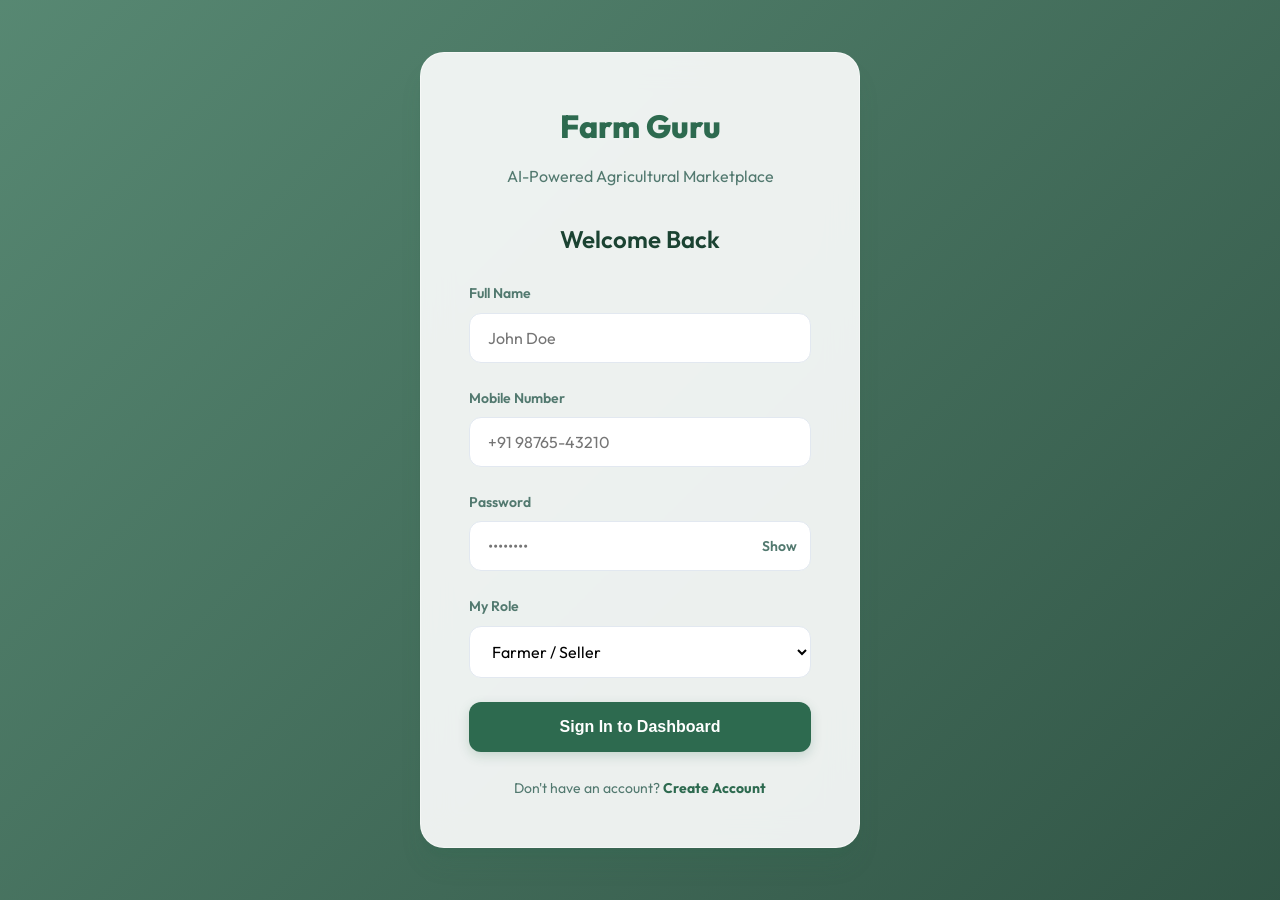
<file: frontend/index.html>
<!DOCTYPE html>
<html lang="en">

<head>
    <meta charset="UTF-8">
    <meta name="viewport" content="width=device-width, initial-scale=1.0">
    <title>Farm Guru - Login</title>
    <link rel="stylesheet" href="style.css">
</head>

<body class="auth-body">

    <div class="auth-card">
        <h1 class="logo-text">Farm Guru</h1>
        <p style="margin-bottom: 30px; color: var(--text-muted);">AI-Powered Agricultural Marketplace</p>

        <h2>Welcome Back</h2>

        <div class="input-group">
            <label for="name">Full Name</label>
            <input id="name" type="text" placeholder="John Doe">
        </div>

        <div class="input-group">
            <label for="mobile">Mobile Number</label>
            <input id="mobile" type="tel" placeholder="+91 98765-43210">
        </div>

        <div class="input-group">
            <label for="password">Password</label>
            <div class="password-container">
                <input id="password" type="password" placeholder="••••••••">
                <span class="password-toggle" onclick="togglePassword('password')">Show</span>
            </div>
        </div>

        <div class="input-group">
            <label for="role">My Role</label>
            <select id="role">
                <option value="farmer">Farmer / Seller</option>
                <option value="consumer">Consumer / Buyer</option>
            </select>
        </div>

        <button onclick="login()">Sign In to Dashboard</button>

        <p style="margin-top: 25px; font-size: 14px; color: var(--text-muted);">
            Don't have an account? <a href="registration.html"
                style="color: var(--primary); text-decoration: none; font-weight: 700;">Create Account</a>
        </p>
    </div>

    <script>
        async function login() {
            const name = document.getElementById("name").value;
            const mobile = document.getElementById("mobile").value;
            const password = document.getElementById("password").value;
            const role = document.getElementById("role").value;

            if (!name || !mobile || !password) {
                alert("Please fill in all fields");
                return;
            }

            try {
                const res = await fetch("http://127.0.0.1:8000/login", {
                    method: "POST",
                    headers: { "Content-Type": "application/json" },
                    body: JSON.stringify({ name, mobile, password })
                });

                const data = await res.json();

                if (data.status === "success") {
                    localStorage.setItem("name", data.name);
                    localStorage.setItem("role", role);
                    localStorage.setItem("email", data.email || ""); // Backup email storage
                    window.location = "dashboard.html";
                } else {
                    alert(data.message || "Invalid login credentials");
                }
            } catch (e) {
                console.error(e);
                alert("Server error. Please try again later.");
            }
        }

        function togglePassword(id) {
            const input = document.getElementById(id);
            const toggle = input.nextElementSibling;
            if (input.type === "password") {
                input.type = "text";
                toggle.innerText = "Hide";
            } else {
                input.type = "password";
                toggle.innerText = "Show";
            }
        }
    </script>

</body>

</html>
</file>
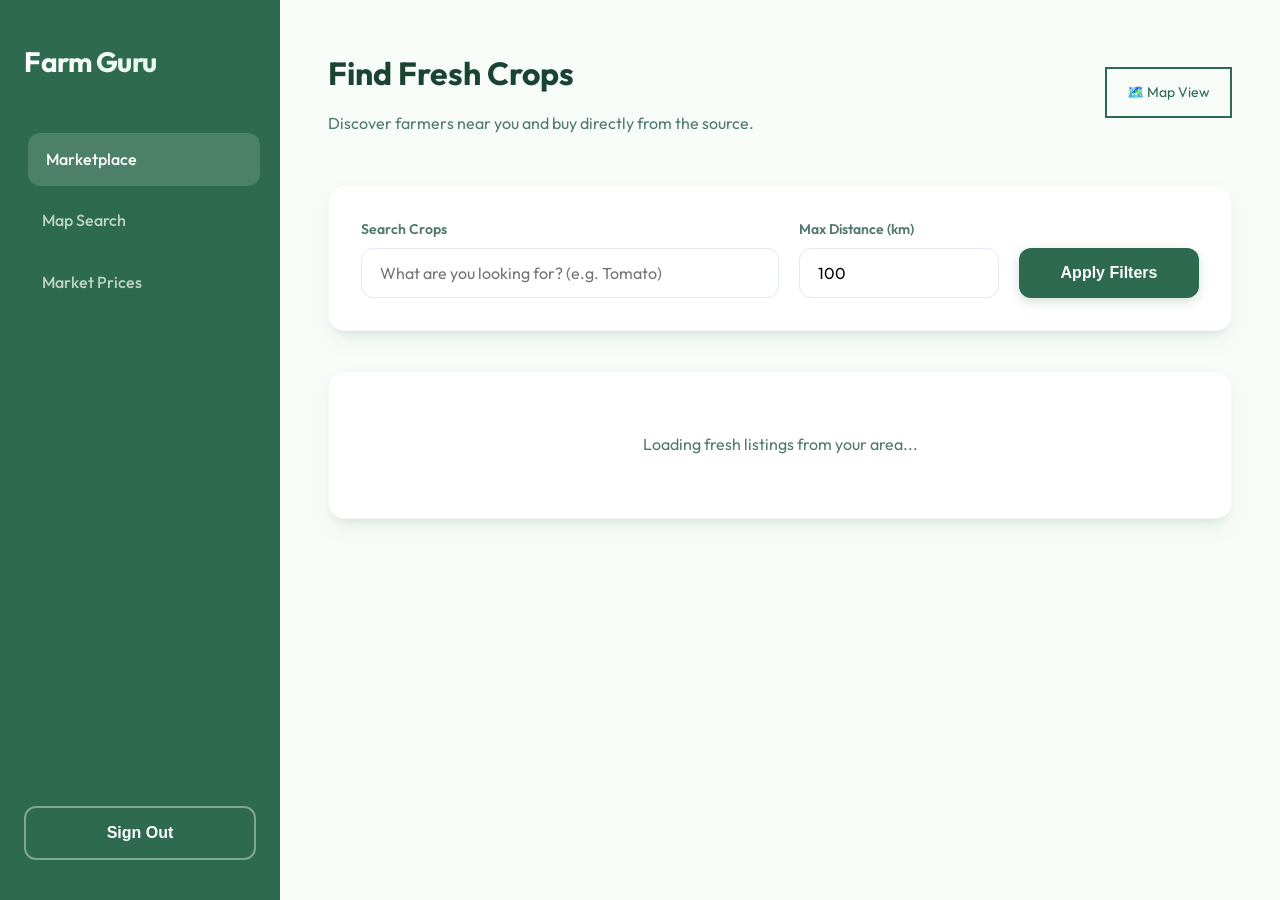
<file: frontend/consumer_marketplace.html>
<!DOCTYPE html>
<html lang="en">
<head>
    <meta charset="UTF-8">
    <meta name="viewport" content="width=device-width, initial-scale=1.0">
    <title>Farm Guru - Marketplace</title>
    <link rel="stylesheet" href="style.css">
</head>
<body>

<div class="dashboard-container">
    <aside class="sidebar">
        <h2>Farm Guru</h2>
        <nav id="nav-links">
            <!-- Links loaded based on role -->
        </nav>
        <div style="margin-top: auto;">
            <button onclick="logout()" class="btn-secondary">Sign Out</button>
        </div>
    </aside>

    <main class="main-content">
        <header class="top-bar">
            <div>
                <h1>Find Fresh Crops</h1>
                <p style="color: var(--text-muted);">Discover farmers near you and buy directly from the source.</p>
            </div>
            <div style="display: flex; gap: 15px;">
                <a href="consumer_map.html" class="btn-secondary" style="text-decoration: none; padding: 12px 20px; font-size: 14px; display: flex; align-items: center; gap: 8px;">
                    🗺️ Map View
                </a>
            </div>
        </header>

        <div class="card glass" style="margin-bottom: 40px;">
            <div style="display: grid; grid-template-columns: 1fr 200px 180px; gap: 20px; align-items: end;">
                <div class="input-group" style="margin-bottom: 0;">
                    <label>Search Crops</label>
                    <input id="search-crop" placeholder="What are you looking for? (e.g. Tomato)" oninput="filterListings()">
                </div>
                <div class="input-group" style="margin-bottom: 0;">
                    <label>Max Distance (km)</label>
                    <input id="max-distance" type="number" value="100" oninput="filterListings()">
                </div>
                <button onclick="filterListings()" style="margin-bottom: 0;">Apply Filters</button>
            </div>
        </div>

        <div id="consumer-listings" class="grid">
            <!-- Listings loaded here -->
            <div class="card" style="grid-column: 1 / -1; text-align: center; padding: 60px;">
                <p style="color: var(--text-muted);">Loading fresh listings from your area...</p>
            </div>
        </div>
    </main>
</div>

<script>
    const userRole = localStorage.getItem("role") || "consumer";
    const userEmail = localStorage.getItem("email") || "guest@example.com";
    let allListings = [];
    let userCoords = null;

    // Sidebar navigation based on role
    const nav = document.getElementById("nav-links");
    if (userRole === "farmer") {
        nav.innerHTML = `
            <a href="dashboard.html">Dashboard</a>
            <a href="marketplace.html">Sell Crops</a>
            <a href="market.html">Market Prices</a>
            <a href="demand.html">Demand Prediction</a>
            <a href="consumer_marketplace.html" class="active">Buy Crops</a>
        `;
    } else {
        nav.innerHTML = `
            <a href="consumer_marketplace.html" class="active">Marketplace</a>
            <a href="consumer_map.html">Map Search</a>
            <a href="market.html">Market Prices</a>
        `;
    }

    // Haversine Formula for distance calculation
    function calculateDistance(lat1, lon1, lat2, lon2) {
        const R = 6371; // km
        const dLat = (lat2 - lat1) * Math.PI / 180;
        const dLon = (lon2 - lon1) * Math.PI / 180;
        const a = Math.sin(dLat/2) * Math.sin(dLat/2) +
                Math.cos(lat1 * Math.PI / 180) * Math.cos(lat2 * Math.PI / 180) * 
                Math.sin(dLon/2) * Math.sin(dLon/2);
        const c = 2 * Math.atan2(Math.sqrt(a), Math.sqrt(1-a));
        return R * c;
    }

    async function loadListings() {
        try {
            // Get user location first
            if (navigator.geolocation) {
                navigator.geolocation.getCurrentPosition((pos) => {
                    userCoords = { lat: pos.coords.latitude, lon: pos.coords.longitude };
                    fetchListings();
                }, (err) => {
                    console.warn("Location access denied. Showing distance from center.");
                    userCoords = { lat: 28.6139, lon: 77.2090 }; // Default to Delhi
                    fetchListings();
                });
            } else {
                userCoords = { lat: 28.6139, lon: 77.2090 };
                fetchListings();
            }
        } catch (error) {
            console.error(error);
        }
    }

    async function fetchListings() {
        const res = await fetch("http://127.0.0.1:8000/marketplace");
        allListings = await res.json();
        
        // Calculate distance for each listing
        allListings.forEach(item => {
            if (item.latitude && item.longitude && userCoords) {
                item.distance = calculateDistance(userCoords.lat, userCoords.lon, item.latitude, item.longitude);
            } else {
                item.distance = 999;
            }
        });

        // Sort by nearest
        allListings.sort((a, b) => a.distance - b.distance);
        filterListings();
    }

    function filterListings() {
        const query = document.getElementById("search-crop").value.toLowerCase();
        const maxDist = parseFloat(document.getElementById("max-distance").value) || Infinity;
        const container = document.getElementById("consumer-listings");
        
        container.innerHTML = "";
        
        const filtered = allListings.filter(item => {
            const matchesQuery = item.crop.toLowerCase().includes(query);
            const matchesDist = item.distance <= maxDist;
            const isNotOwnListing = item.farmer !== userEmail;
            return matchesQuery && matchesDist && isNotOwnListing;
        });

        if (filtered.length === 0) {
            container.innerHTML = "<div class='card' style='grid-column: 1 / -1; text-align: center; padding: 60px;'><p>No crops found matching your criteria. Try adjusting filters.</p></div>";
            return;
        }

        filtered.forEach(item => {
            container.innerHTML += `
                <div class="card crop-card fade-in">
                    <div style="display: flex; justify-content: space-between; align-items: start; margin-bottom: 12px;">
                        <h3 style="margin: 0;">${item.crop}</h3>
                        <span class="badge badge-primary">${item.distance.toFixed(1)} km away</span>
                    </div>
                    <p style="color: var(--text-muted); font-size: 14px; margin-bottom: 20px;">
                        Available: <strong>${item.quantity} kg</strong><br>
                        Farmer: ${item.farmer}
                    </p>
                    <div style="display: flex; justify-content: space-between; align-items: center; margin-top: auto;">
                        <span style="font-size: 24px; font-weight: 800; color: var(--primary);">₹${item.price} <span style="font-size: 14px; font-weight: 500; color: var(--text-muted);">/kg</span></span>
                        <button onclick="registerInterest('${item.id}')" style="width: auto; padding: 10px 20px;">I'm Interested</button>
                    </div>
                </div>
            `;
        });
    }

    async function registerInterest(id) {
        try {
            const res = await fetch(`http://127.0.0.1:8000/buy/${id}?buyer_email=${userEmail}`, {
                method: "POST"
            });
            const data = await res.json();
            alert(data.message);
        } catch (e) {
            alert("Failed to register interest. Check backend connection.");
        }
    }

    function logout() {
        localStorage.clear();
        window.location = "index.html";
    }

    loadListings();
</script>

</body>
</html>
</file>
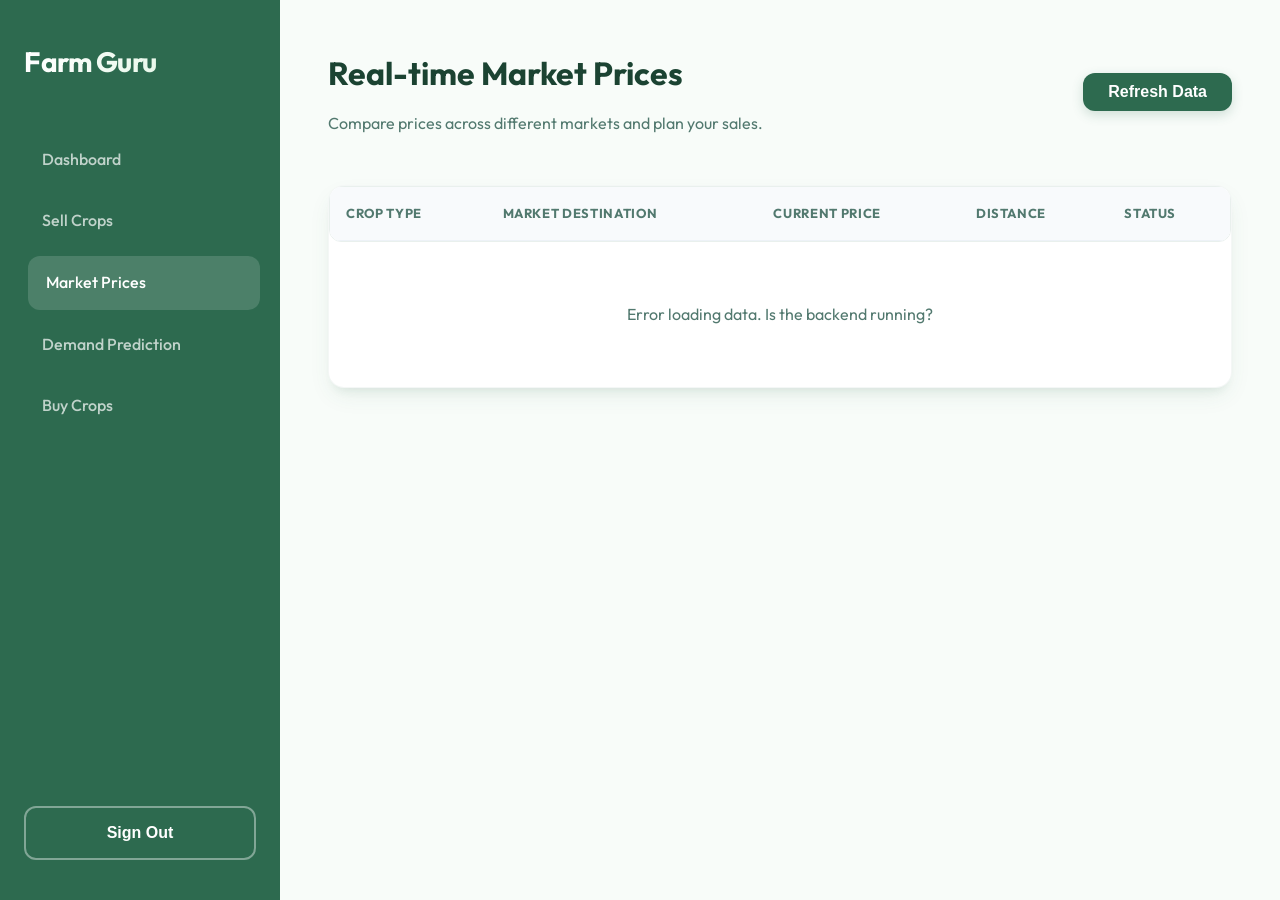
<file: frontend/market.html>
<!DOCTYPE html>
<html lang="en">
<head>
    <meta charset="UTF-8">
    <meta name="viewport" content="width=device-width, initial-scale=1.0">
    <title>Farm Guru - Market Prices</title>
    <link rel="stylesheet" href="style.css">
</head>
<body>

<div class="dashboard-container">
    <aside class="sidebar">
        <h2>Farm Guru</h2>
        <nav id="nav-links">
            <!-- Dynamic Navigation -->
        </nav>
        <div style="margin-top: auto;">
            <button onclick="logout()" class="btn-secondary">Sign Out</button>
        </div>
    </aside>

    <main class="main-content">
        <header class="top-bar">
            <div>
                <h1>Real-time Market Prices</h1>
                <p style="color: var(--text-muted);">Compare prices across different markets and plan your sales.</p>
            </div>
            <button onclick="loadPrices()" style="width: auto; padding: 10px 25px;">Refresh Data</button>
        </header>

        <div class="card" style="padding: 0; overflow: hidden;">
            <div class="table-container">
                <table id="table">
                    <thead>
                        <tr>
                            <th>Crop Type</th>
                            <th>Market Destination</th>
                            <th>Current Price</th>
                            <th>Distance</th>
                            <th>Status</th>
                        </tr>
                    </thead>
                    <tbody id="table-body">
                        <!-- Data will be loaded here -->
                    </tbody>
                </table>
            </div>
            <div id="loading" style="text-align: center; padding: 60px; color: var(--text-muted);">
                <p>Click "Refresh Data" to fetch latest intelligence.</p>
            </div>
        </div>
    </main>
</div>

<script>
    async function loadPrices(){
        const loading = document.getElementById("loading");
        const tbody = document.getElementById("table-body");
        
        loading.innerText = "Fetching latest market data...";
        
        try {
            const res = await fetch("http://127.0.0.1:8000/prices");
            const data = await res.json();

            tbody.innerHTML = "";
            loading.style.display = "none";

            data.forEach(row => {
                const isBest = row.recommended;
                tbody.innerHTML += `
                    <tr class="${isBest ? 'fade-in' : ''}">
                        <td><strong style="color: var(--primary);">${row.crop}</strong></td>
                        <td>${row.market}</td>
                        <td style="font-weight: 700;">₹${row.price}/kg</td>
                        <td>${row.distance}</td>
                        <td>
                            ${isBest ? '<span class="badge badge-primary">Recommended</span>' : '<span class="badge" style="background: #f1f5f9; color: var(--text-muted);">Standard</span>'}
                        </td>
                    </tr>`;
            });
        } catch (e) {
            loading.innerText = "Error loading data. Is the backend running?";
        }
    }

    const role = localStorage.getItem("role") || "farmer";

    // Dynamic Sidebar
    const nav = document.getElementById("nav-links");
    if (role === "farmer") {
        nav.innerHTML = `
            <a href="dashboard.html">Dashboard</a>
            <a href="marketplace.html">Sell Crops</a>
            <a href="market.html" class="active">Market Prices</a>
            <a href="demand.html">Demand Prediction</a>
            <a href="consumer_marketplace.html">Buy Crops</a>
        `;
    } else {
        nav.innerHTML = `
            <a href="consumer_marketplace.html">Marketplace</a>
            <a href="consumer_map.html">Map Search</a>
            <a href="market.html" class="active">Market Prices</a>
        `;
    }

    function logout(){
        localStorage.clear();
        window.location = "index.html";
    }

    loadPrices();
</script>

</body>
</html>
</file>
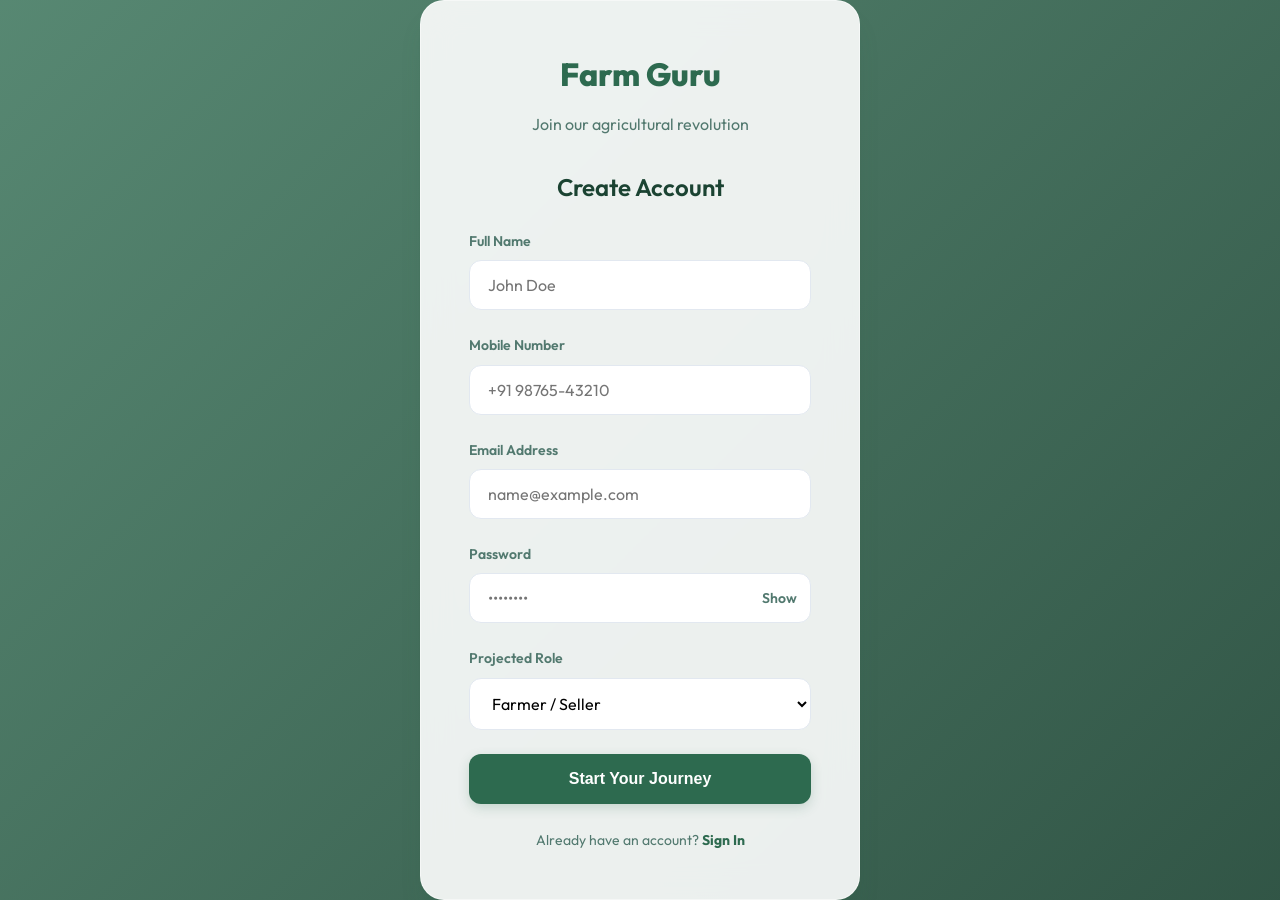
<file: frontend/registration.html>
<!DOCTYPE html>
<html lang="en">
<head>
    <meta charset="UTF-8">
    <meta name="viewport" content="width=device-width, initial-scale=1.0">
    <title>Farm Guru - Register</title>
    <link rel="stylesheet" href="style.css">
</head>
<body class="auth-body">

<div class="auth-card">
    <h1 class="logo-text">Farm Guru</h1>
    <p style="margin-bottom: 30px; color: var(--text-muted);">Join our agricultural revolution</p>
    
    <h2>Create Account</h2>
    
    <div class="input-group">
        <label for="name">Full Name</label>
        <input id="name" type="text" placeholder="John Doe">
    </div>

    <div class="input-group">
        <label for="mobile">Mobile Number</label>
        <input id="mobile" type="tel" placeholder="+91 98765-43210">
    </div>

    <div class="input-group">
        <label for="email">Email Address</label>
        <input id="email" type="email" placeholder="name@example.com">
    </div>
        
    <div class="input-group">
        <label for="password">Password</label>
        <div class="password-container">
            <input id="password" type="password" placeholder="••••••••">
            <span class="password-toggle" onclick="togglePassword('password')">Show</span>
        </div>
    </div>
        
    <div class="input-group">
        <label for="role">Projected Role</label>
        <select id="role" onchange="toggleConsumerType()">
            <option value="farmer">Farmer / Seller</option>
            <option value="consumer">Consumer / Buyer</option>
        </select>
    </div>

    <div id="consumer-type-group" class="input-group" style="display: none;">
        <label for="consumer_type">I am a...</label>
        <select id="consumer_type">
            <option value="Individual">Individual Buyer</option>
            <option value="Restaurant">Restaurant / Hotel</option>
            <option value="Vegetable Vendor">Vegetable Vendor / Retailer</option>
        </select>
    </div>

    <button onclick="register()">Start Your Journey</button>
    
    <p style="margin-top: 25px; font-size: 14px; color: var(--text-muted);">
        Already have an account? <a href="index.html" style="color: var(--primary); text-decoration: none; font-weight: 700;">Sign In</a>
    </p>
</div>

<script>
function togglePassword(id) {
    const input = document.getElementById(id);
    const toggle = input.nextElementSibling;
    if (input.type === "password") {
        input.type = "text";
        toggle.innerText = "Hide";
    } else {
        input.type = "password";
        toggle.innerText = "Show";
    }
}

function toggleConsumerType() {
    const role = document.getElementById("role").value;
    const group = document.getElementById("consumer-type-group");
    group.style.display = (role === "consumer") ? "block" : "none";
}

async function register(){
    const name = document.getElementById("name").value;
    const mobile = document.getElementById("mobile").value;
    const email = document.getElementById("email").value;
    const password = document.getElementById("password").value;
    const role = document.getElementById("role").value;
    const consumer_type = role === "consumer" ? document.getElementById("consumer_type").value : null;

    if(!name || !mobile || !email || !password){
        alert("Please fill in all fields");
        return;
    }

    try{
        const res = await fetch("http://127.0.0.1:8000/register", {
            method: "POST",
            headers: {"Content-Type": "application/json"},
            body: JSON.stringify({ name, mobile, email, password, role, consumer_type })
        });

        const data = await res.json();
        alert(data.message || "Account created successfully!");
        window.location = "index.html";
    } catch(err) {
        alert("Server error. Please try again later.");
    }
}
</script>

</body>
</html>
</file>
<file: frontend/style.css>
@import url('https://fonts.googleapis.com/css2?family=Outfit:wght@300;400;500;600;700&display=swap');

:root {
    --primary: #2d6a4f;
    --primary-hover: #1b4332;
    --primary-soft: #d8f3dc;
    --secondary: #40916c;
    --accent: #ffb703;
    --bg-light: #f8fcf9;
    --text-dark: #1b4332;
    --text-muted: #52796f;
    --white: #ffffff;
    --shadow: 0 10px 25px -5px rgba(45, 106, 79, 0.1), 0 8px 10px -6px rgba(45, 106, 79, 0.1);
    --shadow-lg: 0 20px 25px -5px rgba(45, 106, 79, 0.15), 0 10px 10px -5px rgba(45, 106, 79, 0.1);
    --radius: 16px;
    --transition: cubic-bezier(0.4, 0, 0.2, 1) 0.3s;
}

* {
    box-sizing: border-box;
    margin: 0;
    padding: 0;
}

body {
    font-family: 'Outfit', sans-serif;
    background-color: var(--bg-light);
    color: var(--text-dark);
    line-height: 1.6;
    overflow-x: hidden;
}

/* Glassmorphism Classes */
.glass {
    background: rgba(255, 255, 255, 0.7);
    backdrop-filter: blur(12px);
    -webkit-backdrop-filter: blur(12px);
    border: 1px solid rgba(255, 255, 255, 0.3);
}

/* Auth Pages Specific */
.auth-body {
    background: linear-gradient(135deg, rgba(45, 106, 79, 0.8), rgba(27, 67, 50, 0.9)), 
                url('https://images.unsplash.com/photo-1500382017468-9049fed747ef?ixlib=rb-1.2.1&auto=format&fit=crop&w=1350&q=80');
    background-size: cover;
    background-position: center;
    height: 100vh;
    display: flex;
    align-items: center;
    justify-content: center;
}

.auth-card {
    background: rgba(255, 255, 255, 0.9);
    backdrop-filter: blur(16px);
    padding: 48px;
    border-radius: 24px;
    width: 100%;
    max-width: 440px;
    box-shadow: var(--shadow-lg);
    border: 1px solid rgba(255, 255, 255, 0.5);
    text-align: center;
    animation: fadeInScale 0.6s var(--transition);
}

@keyframes fadeInScale {
    from { opacity: 0; transform: scale(0.95); }
    to { opacity: 1; transform: scale(1); }
}

/* Dashboard Layout */
.dashboard-container {
    display: grid;
    grid-template-columns: 280px 1fr;
    min-height: 100vh;
}

.sidebar {
    background: var(--primary);
    color: var(--white);
    padding: 40px 24px;
    display: flex;
    flex-direction: column;
    position: sticky;
    top: 0;
    height: 100vh;
}

.sidebar h2 {
    font-size: 28px;
    margin-bottom: 48px;
    font-weight: 700;
    letter-spacing: -0.5px;
    background: linear-gradient(to right, #ffffff, #d8f3dc);
    -webkit-background-clip: text;
    -webkit-text-fill-color: transparent;
}

.sidebar nav {
    flex: 1;
}

.sidebar nav a {
    color: rgba(255, 255, 255, 0.7);
    text-decoration: none;
    display: flex;
    align-items: center;
    padding: 14px 18px;
    margin-bottom: 8px;
    border-radius: 12px;
    font-weight: 500;
    transition: var(--transition);
}

.sidebar nav a:hover, .sidebar nav a.active {
    background: rgba(255, 255, 255, 0.15);
    color: var(--white);
    transform: translateX(4px);
}

.main-content {
    padding: 48px;
    background-color: var(--bg-light);
}

.top-bar {
    display: flex;
    justify-content: space-between;
    align-items: center;
    margin-bottom: 48px;
}

/* Components */
.card {
    background: var(--white);
    padding: 32px;
    border-radius: var(--radius);
    box-shadow: var(--shadow);
    margin-bottom: 32px;
    border: 1px solid rgba(45, 106, 79, 0.05);
    transition: var(--transition);
}

.card:hover {
    box-shadow: var(--shadow-lg);
}

.logo-text {
    font-weight: 800;
    font-size: 32px;
    color: var(--primary);
    margin-bottom: 12px;
}

h1 { font-size: 32px; font-weight: 700; color: var(--text-dark); margin-bottom: 12px; }
h2 { font-size: 24px; font-weight: 600; color: var(--text-dark); margin-bottom: 24px; }
h3 { font-size: 20px; font-weight: 600; color: var(--text-dark); margin-bottom: 16px; }

/* Form Elements */
.input-group {
    position: relative;
    margin-bottom: 24px;
    text-align: left;
}

label {
    display: block;
    font-size: 14px;
    font-weight: 600;
    color: var(--text-muted);
    margin-bottom: 8px;
}

input, select, textarea {
    width: 100%;
    padding: 14px 18px;
    border: 1.5px solid #e2e8f0;
    border-radius: 12px;
    font-size: 16px;
    font-family: inherit;
    background: #ffffff;
    transition: var(--transition);
}

input:focus, select:focus {
    outline: none;
    border-color: var(--primary);
    box-shadow: 0 0 0 4px rgba(45, 106, 79, 0.1);
}

/* Password Toggle */
.password-container {
    position: relative;
}

.password-toggle {
    position: absolute;
    right: 14px;
    top: 50%;
    transform: translateY(-50%);
    cursor: pointer;
    color: var(--text-muted);
    font-size: 14px;
    font-weight: 600;
    user-select: none;
}

button {
    width: 100%;
    padding: 16px;
    background-color: var(--primary);
    color: var(--white);
    border: none;
    border-radius: 12px;
    font-size: 16px;
    font-weight: 700;
    cursor: pointer;
    transition: var(--transition);
    box-shadow: 0 4px 12px rgba(45, 106, 79, 0.2);
}

button:hover {
    background-color: var(--primary-hover);
    transform: translateY(-2px);
    box-shadow: 0 6px 20px rgba(45, 106, 79, 0.3);
}

.btn-secondary {
    background-color: transparent;
    border: 2px solid var(--primary);
    color: var(--primary);
    box-shadow: none;
}

.btn-secondary:hover {
    background-color: var(--primary-soft);
    color: var(--primary);
    border-color: var(--primary);
}

.sidebar .btn-secondary {
    border-color: rgba(255, 255, 255, 0.4);
    color: var(--white);
}

.sidebar .btn-secondary:hover {
    background-color: rgba(255, 255, 255, 0.1);
    border-color: var(--white);
    color: var(--white);
}

/* Tables */
.table-container {
    overflow-x: auto;
    border-radius: 12px;
    border: 1px solid rgba(45, 106, 79, 0.1);
}

table {
    width: 100%;
    border-collapse: collapse;
    background: white;
}

th {
    background: #f8fafc;
    padding: 16px;
    text-align: left;
    font-size: 13px;
    font-weight: 700;
    text-transform: uppercase;
    letter-spacing: 0.05em;
    color: var(--text-muted);
    border-bottom: 1px solid #edf2f7;
}

td {
    padding: 16px;
    border-bottom: 1px solid #edf2f7;
    font-size: 15px;
}

tr:last-child td {
    border-bottom: none;
}

tr:hover td {
    background: #f9fafb;
}

/* Grid Views */
.grid {
    display: grid;
    grid-template-columns: repeat(auto-fill, minmax(300px, 1fr));
    gap: 32px;
}

/* Animations */
.fade-in {
    animation: fadeIn 0.5s ease-out;
}

@keyframes fadeIn {
    from { opacity: 0; }
    to { opacity: 1; }
}

/* Map Interface */
#map {
    height: 500px;
    width: 100%;
    border-radius: var(--radius);
    z-index: 1;
}

/* Badges */
.badge {
    padding: 4px 10px;
    border-radius: 20px;
    font-size: 12px;
    font-weight: 700;
    text-transform: uppercase;
}

.badge-primary { background: var(--primary-soft); color: var(--primary); }
.badge-accent { background: #fffbeb; color: #92400e; }
</file>
